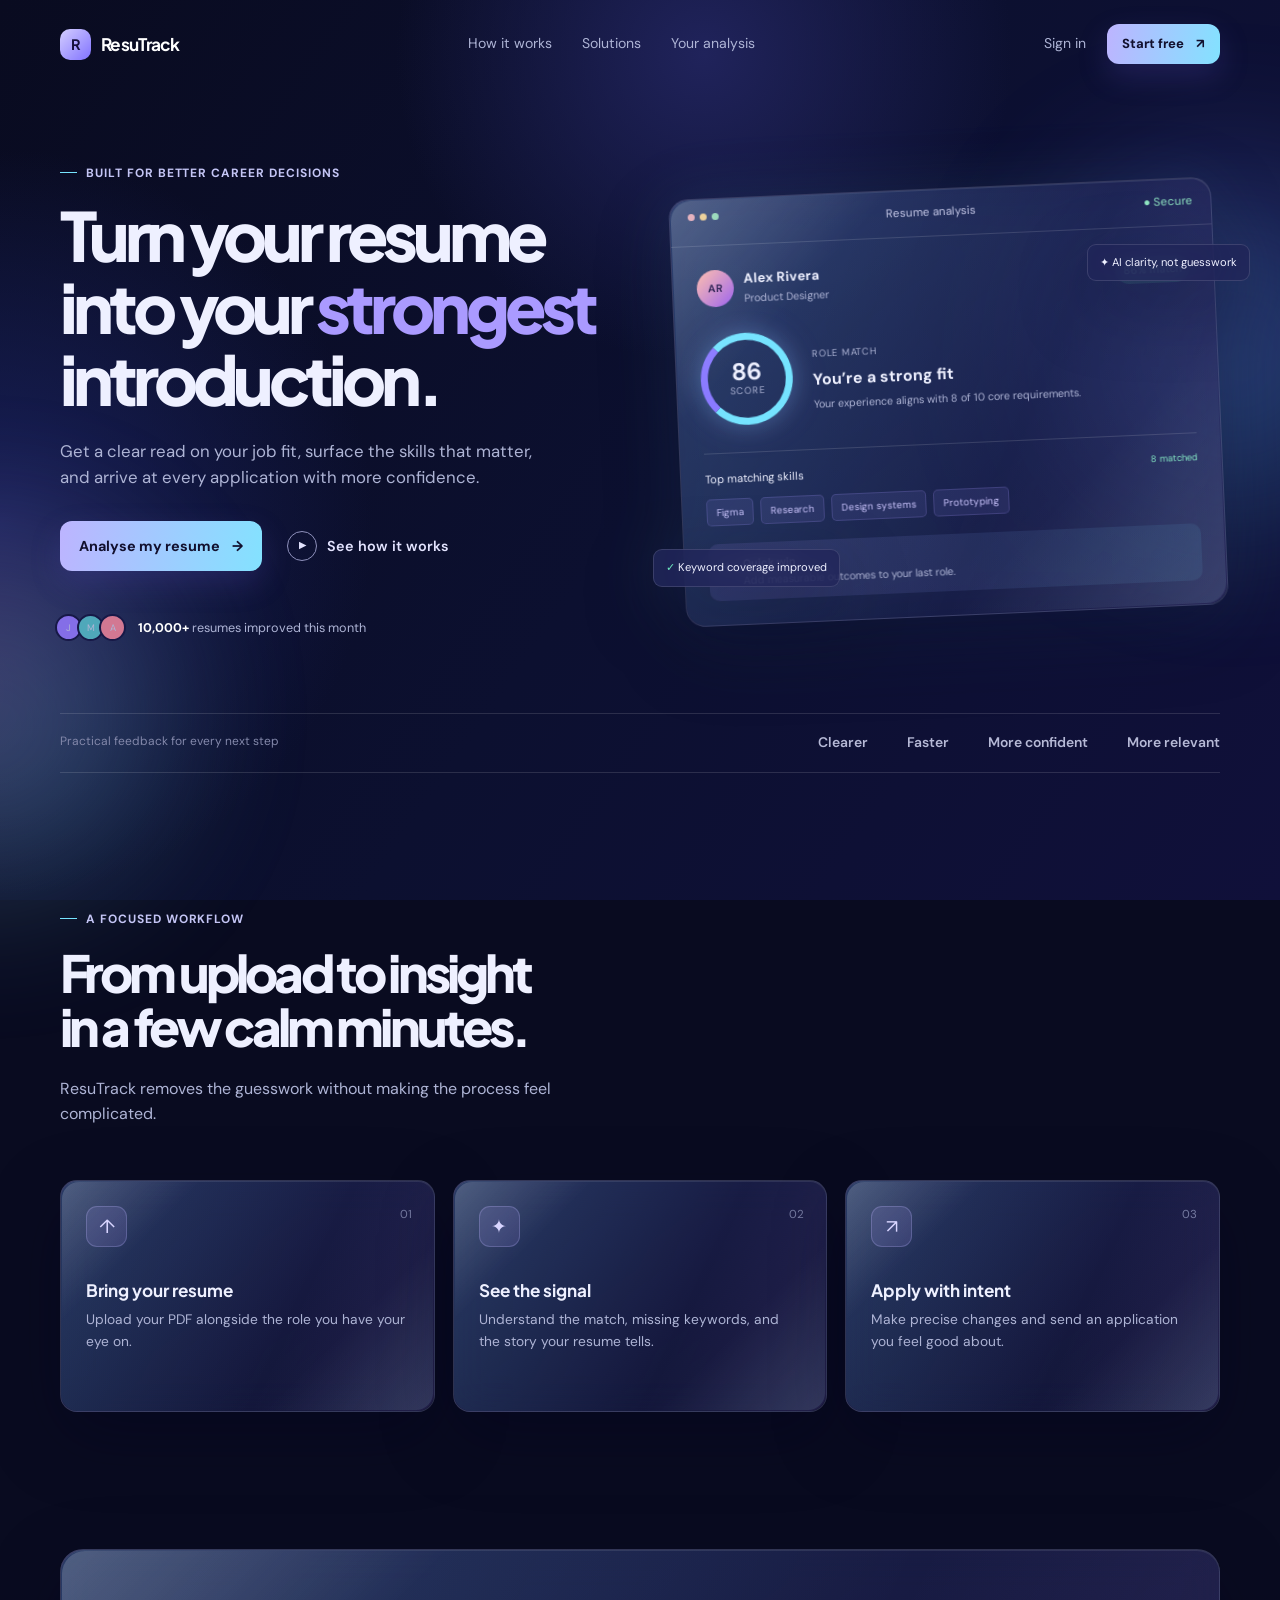
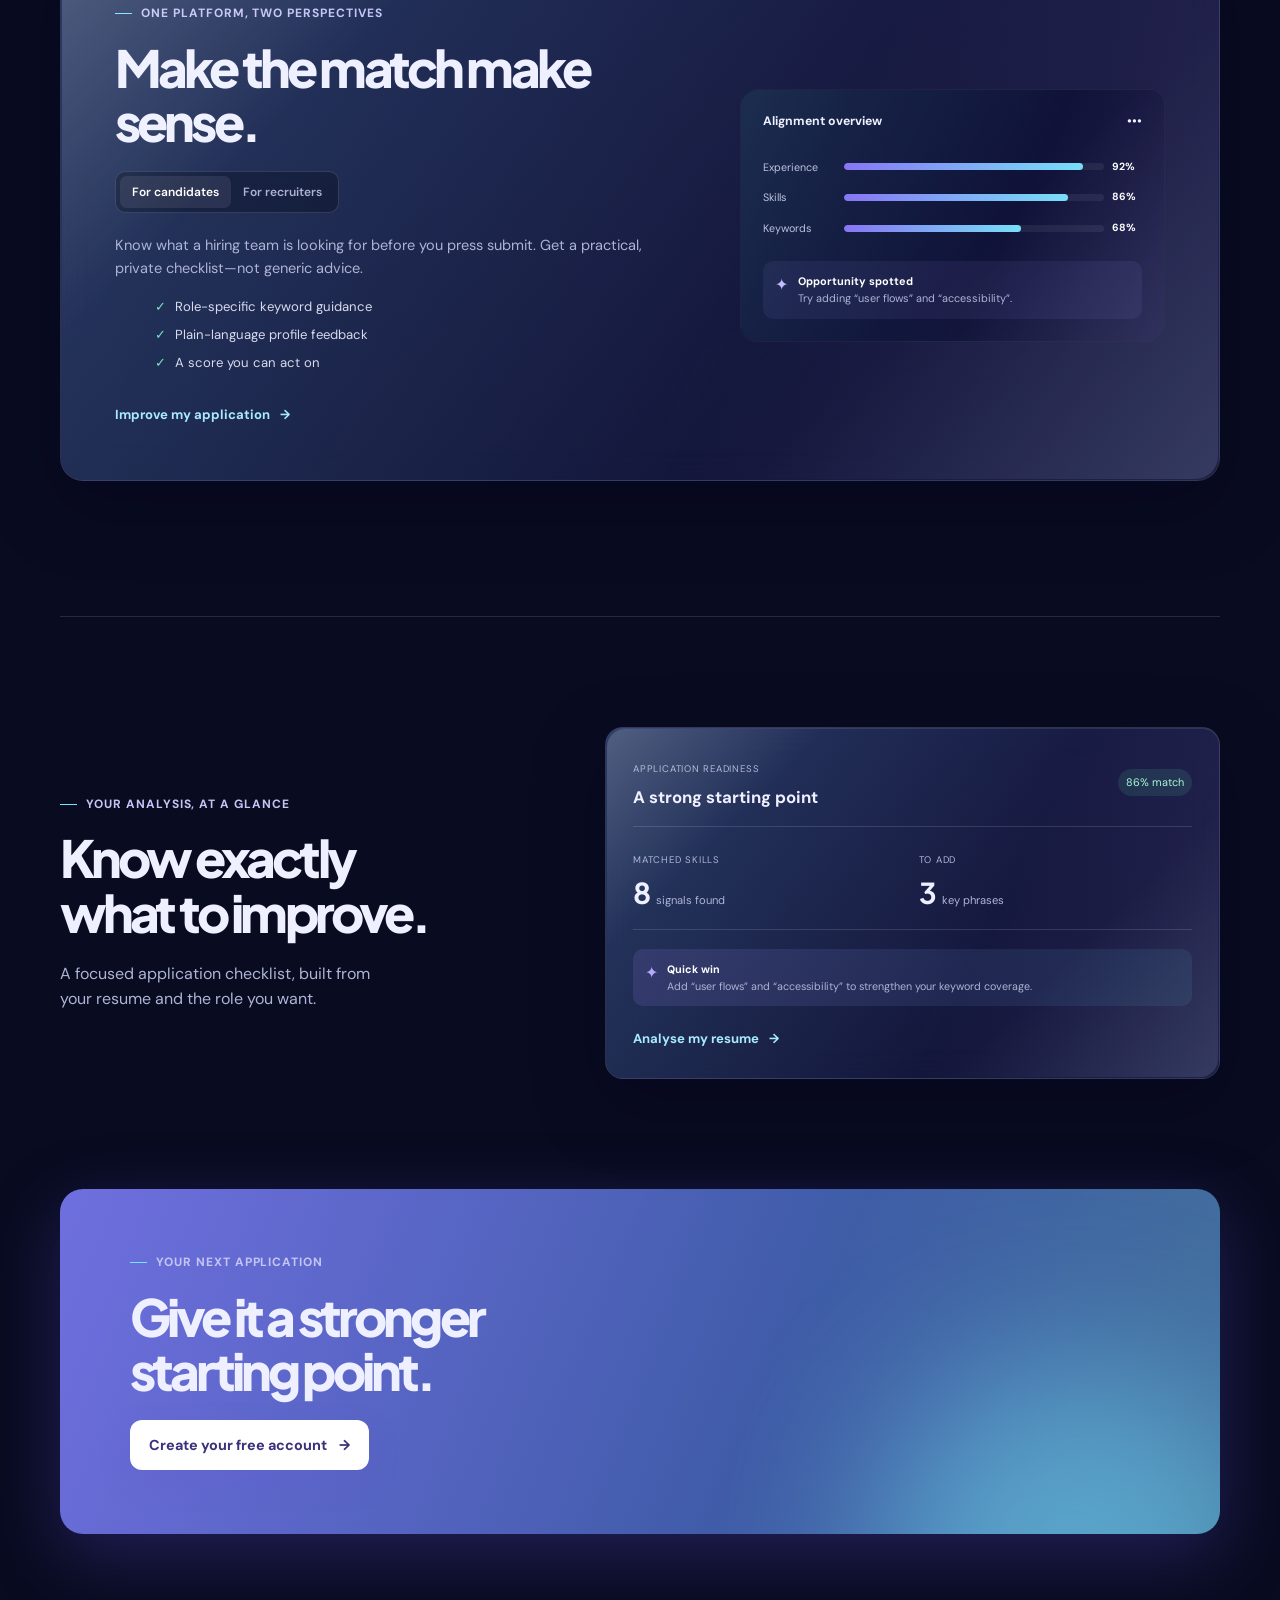
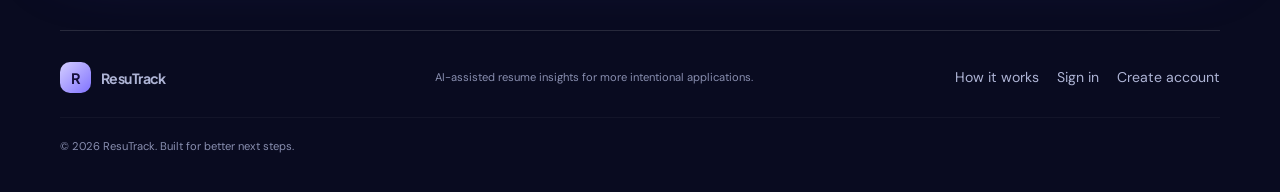
<file: index.html>
<!DOCTYPE html><html lang="en"><head><meta charset="UTF-8"><meta name="viewport" content="width=device-width, initial-scale=1.0"><meta name="description" content="ResuTrack gives candidates and recruiters clear, AI-assisted resume insights."><title>ResuTrack — make every application count</title><link rel="preconnect" href="https://fonts.googleapis.com"><link rel="preconnect" href="https://fonts.gstatic.com" crossorigin><link href="https://fonts.googleapis.com/css2?family=DM+Sans:wght@400;500;600;700&family=Plus+Jakarta+Sans:wght@600;700;800&display=swap" rel="stylesheet"><link rel="stylesheet" href="styles.css"></head><body><div class="page-glow glow-one"></div><div class="page-glow glow-two"></div><header class="site-header container"><a class="brand" href="index.html"><span class="brand-mark">R</span>ResuTrack</a><nav class="desktop-nav"><a href="#how-it-works">How it works</a><a href="#solutions">Solutions</a><a href="#your-analysis">Your analysis</a></nav><div class="header-actions"><a class="text-link" href="login.html">Sign in</a><a class="button button-small" href="registration.html">Start free <span>↗</span></a></div></header><main><section class="hero container"><div class="hero-copy reveal"><p class="eyebrow"><span></span> Built for better career decisions</p><h1>Turn your resume into your <em>strongest</em> introduction.</h1><p class="hero-text">Get a clear read on your job fit, surface the skills that matter, and arrive at every application with more confidence.</p><div class="hero-actions"><a class="button" href="login.html">Analyse my resume <span>→</span></a><a class="play-link" href="#how-it-works"><span class="play-icon">▶</span> See how it works</a></div><div class="trust-row"><span class="avatar-stack"><i>J</i><i>M</i><i>A</i></span><span><strong>10,000+</strong> resumes improved this month</span></div></div><div class="hero-visual reveal reveal-delay"><div class="analysis-window glass-card"><div class="window-top"><span class="window-dots"><i></i><i></i><i></i></span><span>Resume analysis</span><span class="secure-dot">● Secure</span></div><div class="window-content"><div class="candidate-row"><div class="profile-avatar">AR</div><div><strong>Alex Rivera</strong><small>Product Designer</small></div><span class="score-pill">86% match</span></div><div class="score-area"><div class="score-ring"><b>86</b><small>score</small></div><div><span class="section-label">ROLE MATCH</span><h3>You’re a strong fit</h3><p>Your experience aligns with 8 of 10 core requirements.</p></div></div><div class="skill-block"><div class="skill-heading"><span>Top matching skills</span><small>8 matched</small></div><div class="skill-tags"><span>Figma</span><span>Research</span><span>Design systems</span><span>Prototyping</span></div></div><div class="tip-card"><span>✦</span><p><b>Quick win</b><br>Add measurable outcomes to your last role.</p></div></div></div><div class="floating-chip chip-top">✦ AI clarity, not guesswork</div><div class="floating-chip chip-bottom"><span class="mini-check">✓</span> Keyword coverage improved</div></div></section><section class="logo-strip container"><p>Practical feedback for every next step</p><div><span>Clearer</span><span>Faster</span><span>More confident</span><span>More relevant</span></div></section><section id="how-it-works" class="workflow container"><div class="section-intro reveal"><p class="eyebrow"><span></span> A focused workflow</p><h2>From upload to insight<br>in a few calm minutes.</h2><p>ResuTrack removes the guesswork without making the process feel complicated.</p></div><div class="steps-grid"><article class="step-card glass-card reveal"><span class="step-number">01</span><div class="step-icon">↑</div><h3>Bring your resume</h3><p>Upload your PDF alongside the role you have your eye on.</p></article><article class="step-card glass-card reveal reveal-delay"><span class="step-number">02</span><div class="step-icon">✦</div><h3>See the signal</h3><p>Understand the match, missing keywords, and the story your resume tells.</p></article><article class="step-card glass-card reveal reveal-delay-2"><span class="step-number">03</span><div class="step-icon">↗</div><h3>Apply with intent</h3><p>Make precise changes and send an application you feel good about.</p></article></div></section><section id="solutions" class="solution container"><div class="solution-panel glass-card"><div class="solution-copy"><p class="eyebrow"><span></span> One platform, two perspectives</p><h2>Make the match make sense.</h2><div class="audience-switch"><button class="tab-button active" data-tab="candidate">For candidates</button><button class="tab-button" data-tab="recruiter">For recruiters</button></div><div class="tab-content active" id="candidate"><p>Know what a hiring team is looking for before you press submit. Get a practical, private checklist—not generic advice.</p><ul><li>Role-specific keyword guidance</li><li>Plain-language profile feedback</li><li>A score you can act on</li></ul><a class="arrow-link" href="login.html">Improve my application <span>→</span></a></div><div class="tab-content" id="recruiter"><p>Bring consistency to early screening and focus your attention on the candidates with the strongest role alignment.</p><ul><li>Structured candidate comparisons</li><li>Skills-led matching signals</li><li>Clear, shareable summaries</li></ul><a class="arrow-link" href="login.html">Explore recruiter tools <span>→</span></a></div></div><div class="insight-panel"><div class="insight-header"><span>Alignment overview</span><span>•••</span></div><div class="bar-group"><span>Experience</span><div><i style="width:92%"></i></div><b>92%</b></div><div class="bar-group"><span>Skills</span><div><i style="width:86%"></i></div><b>86%</b></div><div class="bar-group"><span>Keywords</span><div><i style="width:68%"></i></div><b>68%</b></div><div class="keyword-note"><span>✦</span><p><b>Opportunity spotted</b><br>Try adding “user flows” and “accessibility”.</p></div></div></div></section><section id="your-analysis" class="testimonial container reveal"><div><p class="eyebrow"><span></span> Your analysis, at a glance</p><h2>Know exactly<br>what to improve.</h2><p style="color:var(--muted);max-width:340px">A focused application checklist, built from your resume and the role you want.</p></div><div class="glass-card" style="border-radius:18px;padding:27px"><div style="display:flex;justify-content:space-between;align-items:center;border-bottom:1px solid var(--line);padding-bottom:16px"><div><span class="section-label">APPLICATION READINESS</span><h3 style="font-size:1.05rem;margin-top:4px">A strong starting point</h3></div><span class="score-pill">86% match</span></div><div style="display:grid;grid-template-columns:1fr 1fr;gap:12px;padding:19px 0;border-bottom:1px solid var(--line)"><div><span class="section-label">MATCHED SKILLS</span><strong style="display:block;font:700 1.8rem 'Plus Jakarta Sans';margin-top:3px">8 <small style="font:400 .7rem 'DM Sans';color:var(--muted)">signals found</small></strong></div><div><span class="section-label">TO ADD</span><strong style="display:block;font:700 1.8rem 'Plus Jakarta Sans';margin-top:3px">3 <small style="font:400 .7rem 'DM Sans';color:var(--muted)">key phrases</small></strong></div></div><div class="tip-card" style="margin-top:19px"><span>✦</span><p><b>Quick win</b><br>Add “user flows” and “accessibility” to strengthen your keyword coverage.</p></div><a class="arrow-link" href="login.html">Analyse my resume <span>→</span></a></div></section><section class="cta container"><div class="cta-card"><p class="eyebrow"><span></span> Your next application</p><h2>Give it a stronger<br>starting point.</h2><a class="button button-light" href="registration.html">Create your free account <span>→</span></a></div></section></main><footer class="site-footer container"><a class="brand" href="index.html"><span class="brand-mark">R</span>ResuTrack</a><p>AI-assisted resume insights for more intentional applications.</p><div><a href="#how-it-works">How it works</a><a href="login.html">Sign in</a><a href="registration.html">Create account</a></div><small>© 2026 ResuTrack. Built for better next steps.</small></footer><script src="script.js"></script></body></html>
</file>
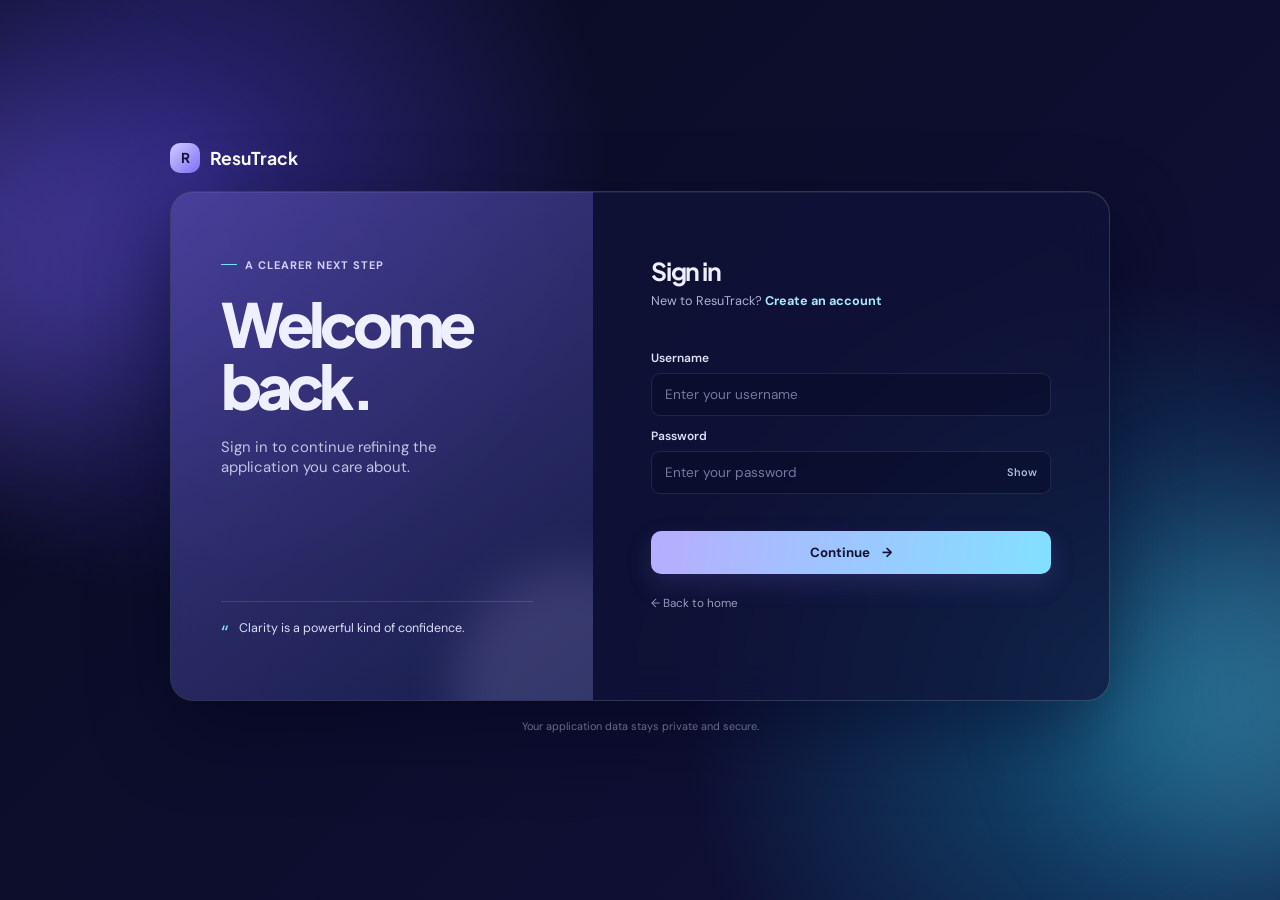
<file: login.html>
<!DOCTYPE html><html lang="en"><head><meta charset="UTF-8"><meta name="viewport" content="width=device-width, initial-scale=1.0"><title>Sign in — ResuTrack</title><link rel="preconnect" href="https://fonts.googleapis.com"><link rel="preconnect" href="https://fonts.gstatic.com" crossorigin><link href="https://fonts.googleapis.com/css2?family=DM+Sans:wght@400;500;600;700&family=Plus+Jakarta+Sans:wght@600;700;800&display=swap" rel="stylesheet"><link rel="stylesheet" href="login-styles.css"></head><body><div class="auth-orb orb-left"></div><div class="auth-orb orb-right"></div><main class="auth-shell"><a class="auth-brand" href="index.html"><span>R</span>ResuTrack</a><section class="auth-card"><div class="auth-intro"><p class="eyebrow"><i></i> A clearer next step</p><h1>Welcome<br>back.</h1><p>Sign in to continue refining the application you care about.</p><div class="quote"><span>“</span><p>Clarity is a powerful kind of confidence.</p></div></div><div class="form-panel"><div class="form-heading"><h2>Sign in</h2><p>New to ResuTrack? <a href="registration.html">Create an account</a></p></div><form id="login-form" class="login-form"><label for="username">Username</label><input type="text" id="username" autocomplete="username" placeholder="Enter your username" required><label for="password">Password</label><div class="password-field"><input type="password" id="password" autocomplete="current-password" placeholder="Enter your password" required><button class="password-toggle" type="button" aria-label="Show password">Show</button></div><p id="error-message" class="error-message" role="alert"></p><button type="submit" class="submit-button">Continue <span>→</span></button></form><a class="back-link" href="index.html">← Back to home</a></div></section><p class="auth-footnote">Your application data stays private and secure.</p></main><script src="deploy-config.js"></script><script src="login-script.js"></script></body></html>
</file>
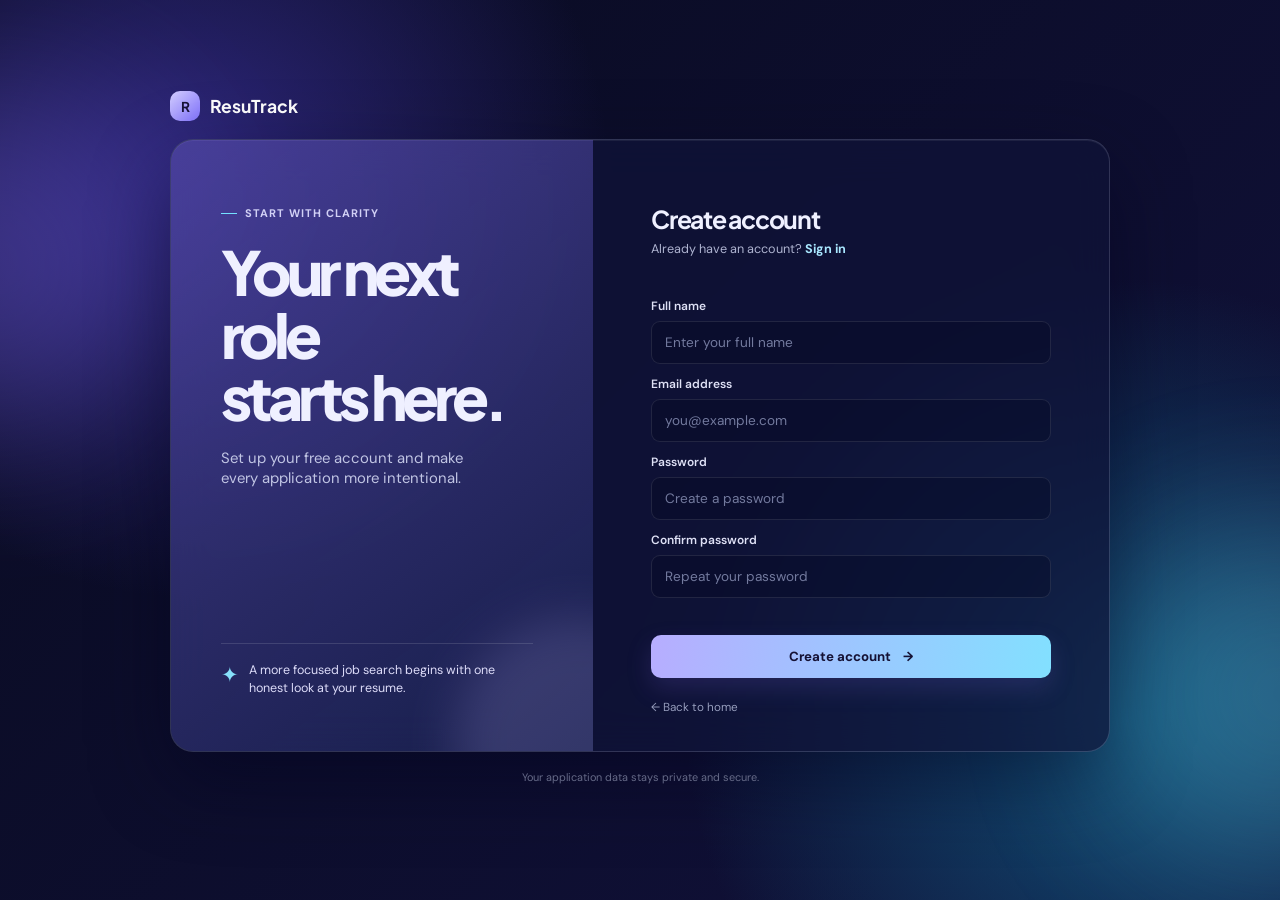
<file: registration.html>
<!DOCTYPE html>
<html lang="en"><head><meta charset="UTF-8"><meta name="viewport" content="width=device-width, initial-scale=1.0"><title>Create account — ResuTrack</title><link rel="preconnect" href="https://fonts.googleapis.com"><link rel="preconnect" href="https://fonts.gstatic.com" crossorigin><link href="https://fonts.googleapis.com/css2?family=DM+Sans:wght@400;500;600;700&family=Plus+Jakarta+Sans:wght@600;700;800&display=swap" rel="stylesheet"><link rel="stylesheet" href="login-styles.css"></head>
<body><div class="auth-orb orb-left"></div><div class="auth-orb orb-right"></div><main class="auth-shell"><a class="auth-brand" href="index.html"><span>R</span>ResuTrack</a><section class="auth-card register-card"><div class="auth-intro"><p class="eyebrow"><i></i> Start with clarity</p><h1>Your next role<br>starts here.</h1><p>Set up your free account and make every application more intentional.</p><div class="quote"><span>✦</span><p>A more focused job search begins with one honest look at your resume.</p></div></div><div class="form-panel"><div class="form-heading"><h2>Create account</h2><p>Already have an account? <a href="login.html">Sign in</a></p></div><form id="registrationForm" class="login-form"><label for="name">Full name</label><input type="text" id="name" name="name" autocomplete="name" placeholder="Enter your full name" required><label for="email">Email address</label><input type="email" id="email" name="email" autocomplete="email" placeholder="you@example.com" required><label for="password">Password</label><input type="password" id="password" name="password" autocomplete="new-password" placeholder="Create a password" required><label for="confirm-password">Confirm password</label><input type="password" id="confirm-password" name="confirm-password" autocomplete="new-password" placeholder="Repeat your password" required><p class="error-message" id="passwordError" role="alert"></p><button type="submit" class="submit-button">Create account <span>→</span></button></form><a class="back-link" href="index.html">← Back to home</a></div></section><p class="auth-footnote">Your application data stays private and secure.</p></main><div class="popup" id="popup" role="dialog" aria-modal="true" aria-labelledby="popup-title"><div class="popup-content"><span class="success-mark">✓</span><h2 id="popup-title">You’re all set.</h2><p>Your account has been created. Sign in to analyse your first resume.</p><a href="login.html" class="submit-button">Go to sign in <span>→</span></a></div></div><script>const form=document.getElementById('registrationForm');const password=document.getElementById('password');const confirmPassword=document.getElementById('confirm-password');const passwordError=document.getElementById('passwordError');const popup=document.getElementById('popup');form.addEventListener('submit',(event)=>{event.preventDefault();if(password.value!==confirmPassword.value){passwordError.textContent='Those passwords do not match. Please try again.';confirmPassword.focus();return;}passwordError.textContent='';popup.classList.add('visible');});</script></body></html>
</file>
<file: styles.css>
:root{--ink:#eef0ff;--muted:#aeb4d5;--line:rgba(255,255,255,.13);--cyan:#77e4ff;--dark:#090b20;--shadow:0 24px 70px rgba(0,0,28,.35)}*{box-sizing:border-box;margin:0}html{scroll-behavior:smooth}body{background:var(--dark);color:var(--ink);font-family:'DM Sans',sans-serif;line-height:1.55;overflow-x:hidden}body:before{content:'';position:fixed;inset:0;z-index:-2;background:radial-gradient(circle at 55% 6%,#20235b,transparent 28%),radial-gradient(circle at 0 58%,#182059,transparent 27%),linear-gradient(125deg,#090b20,#0c1030 52%,#10103a)}.container{width:min(1160px,calc(100% - 48px));margin:auto}.page-glow{position:fixed;width:330px;height:330px;z-index:-1;border-radius:50%;filter:blur(85px);opacity:.24;animation:drift 13s ease-in-out infinite alternate}.glow-one{background:#5d46ff;right:-110px;top:20%}.glow-two{background:#20c9ed;left:-180px;bottom:2%;animation-delay:-6s}.site-header{height:88px;display:flex;align-items:center;justify-content:space-between}.brand{display:flex;align-items:center;gap:10px;color:#fff;text-decoration:none;font:700 1.08rem 'Plus Jakarta Sans';letter-spacing:-.04em}.brand-mark{display:grid;place-items:center;width:31px;aspect-ratio:1;border-radius:10px;background:linear-gradient(135deg,#d4ceff,#8173ff);color:#16103b;font-size:.9rem}.desktop-nav{display:flex;gap:30px}.desktop-nav a,.text-link,.site-footer a{color:var(--muted);text-decoration:none;font-size:.88rem}.header-actions{display:flex;align-items:center;gap:21px}.button{display:inline-flex;align-items:center;gap:12px;padding:14px 19px;border-radius:12px;background:linear-gradient(100deg,#bdb4ff,#83e2ff);color:#12102e;text-decoration:none;font-weight:700;font-size:.9rem;box-shadow:0 12px 30px #6657ce38;transition:.25s}.button:hover{transform:translateY(-3px);box-shadow:0 18px 34px #7968e25c}.button-small{padding:10px 15px;font-size:.82rem}.hero{min-height:625px;display:grid;grid-template-columns:1.02fr .98fr;align-items:center;gap:52px;padding:74px 0 70px}.eyebrow{display:flex;align-items:center;gap:9px;color:#c4c5f5;font-size:.75rem;font-weight:700;letter-spacing:.08em;text-transform:uppercase}.eyebrow span{width:17px;height:1px;background:var(--cyan)}.hero h1,.section-intro h2,.solution h2,.testimonial h2,.cta h2{font:800 clamp(2.7rem,5.3vw,4.8rem)/1.06 'Plus Jakarta Sans';letter-spacing:-.075em;margin:17px 0 23px}.hero h1 em{color:#aa9aff;font-style:normal}.hero-text{max-width:500px;color:var(--muted);font-size:1.05rem}.hero-actions{display:flex;align-items:center;gap:25px;margin-top:31px}.play-link{display:flex;align-items:center;gap:10px;color:#e4e4ff;text-decoration:none;font-size:.9rem;font-weight:600}.play-icon{display:grid;place-items:center;width:30px;height:30px;border:1px solid #8f91bc;border-radius:50%;font-size:.55rem}.trust-row{display:flex;align-items:center;gap:12px;margin-top:43px;color:var(--muted);font-size:.79rem}.trust-row strong{color:#fff}.avatar-stack{display:flex}.avatar-stack i{display:grid;place-items:center;width:27px;aspect-ratio:1;margin-left:-5px;border:2px solid #171947;border-radius:50%;background:#846ee7;font-size:.59rem;font-style:normal}.avatar-stack i:nth-child(2){background:#4fa8ba}.avatar-stack i:nth-child(3){background:#d27892}.hero-visual{position:relative}.glass-card{background:linear-gradient(145deg,rgba(40,46,102,.7),rgba(20,24,64,.6));border:1px solid var(--line);box-shadow:var(--shadow),inset 0 1px #ffffff17;backdrop-filter:blur(18px)}.analysis-window{overflow:hidden;border-radius:20px;transform:rotate(-2.5deg);animation:float 6s ease-in-out infinite}.window-top{display:flex;justify-content:space-between;padding:14px 18px;border-bottom:1px solid var(--line);color:#c5c8e7;font-size:.72rem}.window-dots{display:flex;gap:5px}.window-dots i{width:7px;height:7px;border-radius:50%;background:#e0a5b4}.window-dots i:nth-child(2){background:#eacb8c}.window-dots i:nth-child(3){background:#8dd5b3}.secure-dot{color:#91e7c3}.window-content{padding:24px}.candidate-row,.score-area{display:flex;align-items:center}.candidate-row{gap:10px}.profile-avatar,.quote-avatar{display:grid;place-items:center;width:37px;aspect-ratio:1;border-radius:50%;background:linear-gradient(135deg,#ffb8a6,#965cee);color:#28194f;font-size:.67rem;font-weight:700}.candidate-row strong,.candidate-row small{display:block}.candidate-row strong{font-size:.84rem}.candidate-row small,.score-area p,.tip-card p{color:var(--muted);font-size:.67rem}.score-pill{margin-left:auto;padding:5px 8px;border-radius:20px;background:#5fdbac1e;color:#a9f9d8;font-size:.68rem}.score-area{gap:20px;padding:27px 0}.score-ring{display:grid;place-content:center;width:92px;aspect-ratio:1;border:7px solid #75e3ff;border-left-color:#8a7aff;border-radius:50%;text-align:center}.score-ring b{font-size:1.5rem;line-height:1}.score-ring small,.section-label{color:var(--muted);font-size:.6rem;text-transform:uppercase;letter-spacing:.08em}.score-area h3{margin:3px 0;font-size:1rem}.skill-block{padding-top:17px;border-top:1px solid var(--line)}.skill-heading{display:flex;justify-content:space-between;font-size:.7rem}.skill-heading small{color:#84eac4}.skill-tags{display:flex;flex-wrap:wrap;gap:7px;margin-top:10px}.skill-tags span{padding:5px 9px;border:1px solid #aa9cff30;border-radius:5px;background:#9a8cff1b;color:#cdc7ff;font-size:.62rem}.tip-card{display:flex;gap:9px;margin-top:18px;padding:12px;border-radius:10px;background:linear-gradient(90deg,#a78bfa23,#63d9ff15)}.tip-card>span{color:#b6aaff}.tip-card b{color:#fff}.floating-chip{position:absolute;padding:9px 12px;border:1px solid #ffffff20;border-radius:9px;background:#21265ad9;box-shadow:var(--shadow);font-size:.7rem;backdrop-filter:blur(10px);animation:float 6s ease-in-out infinite reverse}.chip-top{top:13%;right:-30px}.chip-bottom{bottom:7%;left:-24px}.mini-check{color:#6eeac0}.logo-strip{display:flex;justify-content:space-between;padding:18px 0;border-top:1px solid var(--line);border-bottom:1px solid var(--line);color:#8388aa;font-size:.75rem}.logo-strip div{display:flex;gap:39px;color:#b6b9d6;font-size:.87rem;font-weight:600}.workflow{padding:137px 0}.section-intro{max-width:585px}.section-intro h2,.solution h2,.testimonial h2{font-size:clamp(2.1rem,4vw,3.5rem)}.section-intro>p:last-child,.tab-content>p{color:var(--muted)}.steps-grid{display:grid;grid-template-columns:repeat(3,1fr);gap:18px;margin-top:54px}.step-card{position:relative;min-height:232px;padding:25px;border-radius:17px;transition:.3s}.step-card:hover{transform:translateY(-8px);border-color:#afa8ff99}.step-number{position:absolute;right:22px;color:#777ca2;font-size:.72rem}.step-icon{display:grid;place-items:center;width:41px;aspect-ratio:1;border:1px solid #bcb5ff40;border-radius:11px;background:#a794ff24;color:#d6d2ff;font-size:1.2rem}.step-card h3{margin:32px 0 8px;font:700 1.07rem 'Plus Jakarta Sans'}.step-card p{color:var(--muted);font-size:.86rem}.solution{padding-bottom:135px}.solution-panel{display:grid;grid-template-columns:1fr .77fr;gap:72px;align-items:center;padding:54px;border-radius:23px}.audience-switch{display:inline-flex;padding:4px;border:1px solid var(--line);border-radius:10px;background:#05071754}.tab-button{padding:8px 12px;border:0;border-radius:7px;background:transparent;color:#aeb3d3;font:600 .75rem 'DM Sans';cursor:pointer}.tab-button.active{background:#ffffff15;color:#fff}.tab-content{display:none}.tab-content.active{display:block;animation:fade .35s both}.tab-content>p{margin:22px 0 16px;font-size:.91rem}.tab-content ul{list-style:none;color:#d9dbed;font-size:.82rem}.tab-content li{margin:8px 0}.tab-content li:before{content:'✓';margin-right:9px;color:#74e4c3}.arrow-link{display:inline-flex;gap:10px;margin-top:23px;color:#a9eaff;text-decoration:none;font-size:.82rem;font-weight:700}.insight-panel{padding:22px;border:1px solid #ffffff12;border-radius:16px;background:#090c2f8a}.insight-header{display:flex;justify-content:space-between;margin-bottom:28px;font-size:.77rem;font-weight:700}.bar-group{display:grid;grid-template-columns:73px 1fr 30px;gap:8px;align-items:center;margin:14px 0;color:#bfc3e0;font-size:.67rem}.bar-group>div{height:7px;overflow:hidden;border-radius:20px;background:#ffffff11}.bar-group i{display:block;height:100%;border-radius:inherit;background:linear-gradient(90deg,#8875f4,#77dff7);animation:grow 1.4s ease-out both}.bar-group b{color:#fff;font-size:.65rem}.keyword-note{display:flex;gap:10px;margin-top:25px;padding:12px;border-radius:10px;background:#a294ff15;color:#c4bdfd}.keyword-note p{color:var(--muted);font-size:.68rem}.keyword-note b{color:#fff}.testimonial{display:grid;grid-template-columns:.84fr 1.16fr;gap:100px;align-items:center;padding:110px 0;border-top:1px solid var(--line)}.testimonial blockquote{color:#e9e9fa;font:600 clamp(1.27rem,2.2vw,1.8rem)/1.45 'Plus Jakarta Sans';letter-spacing:-.04em}.testimonial blockquote:before{content:'“';display:block;color:#a494ff;font-size:4rem;line-height:.4}.testimonial footer{display:flex;gap:10px;align-items:center;margin-top:27px;font-size:.74rem}.testimonial footer b,.testimonial footer small{display:block}.testimonial footer small{color:var(--muted)}.cta{padding-bottom:96px}.cta-card{position:relative;overflow:hidden;padding:64px 70px;border-radius:23px;background:linear-gradient(110deg,#6d5eda,#405ca9 60%,#356e91);box-shadow:0 22px 70px #4b41b25e}.cta-card:after{content:'';position:absolute;right:-50px;bottom:-220px;width:390px;aspect-ratio:1;border-radius:50%;background:#71dcf4;filter:blur(80px);opacity:.5}.cta h2{position:relative;z-index:1;font-size:clamp(2.4rem,4vw,3.7rem)}.button-light{position:relative;z-index:1;background:#fff;color:#39317a}.site-footer{display:grid;grid-template-columns:1.2fr 1.6fr 1fr;gap:24px;align-items:center;padding:31px 0 36px;border-top:1px solid var(--line)}.site-footer p,.site-footer small{color:#888eaf;font-size:.7rem}.site-footer>div{display:flex;justify-content:flex-end;gap:18px}.site-footer small{grid-column:1/-1;padding-top:20px;border-top:1px solid #ffffff0b}.reveal{opacity:0;transform:translateY(18px);transition:.7s}.reveal.is-visible{opacity:1;transform:none}.reveal-delay{transition-delay:.14s}.reveal-delay-2{transition-delay:.28s}@keyframes float{50%{transform:translateY(-11px) rotate(-1.4deg)}}@keyframes drift{to{transform:translate(50px,25px)}}@keyframes grow{from{width:0}}@keyframes fade{from{opacity:0;transform:translateY(5px)}to{opacity:1;transform:none}}@media(max-width:800px){.desktop-nav{display:none}.hero{grid-template-columns:1fr;gap:58px;padding-top:55px}.hero-visual{width:min(500px,90%);margin:auto}.steps-grid{grid-template-columns:1fr}.workflow{padding:90px 0}.solution-panel{grid-template-columns:1fr;padding:34px;gap:36px}.testimonial{grid-template-columns:1fr;gap:20px;padding:80px 0}.site-footer{grid-template-columns:1fr}.site-footer>div{justify-content:flex-start}.logo-strip{display:block}.logo-strip div{flex-wrap:wrap;gap:18px;margin-top:8px}.cta-card{padding:42px 34px}}@media(max-width:520px){.container{width:calc(100% - 32px)}.header-actions .text-link{display:none}.hero h1{font-size:2.65rem}.hero-actions{flex-wrap:wrap}.window-content{padding:17px}.floating-chip{display:none}.solution-panel{padding:25px}.site-footer>div{flex-wrap:wrap}}@media(prefers-reduced-motion:reduce){*,*:before,*:after{animation-duration:.01ms!important;animation-iteration-count:1!important;transition-duration:.01ms!important;scroll-behavior:auto!important}.reveal{opacity:1;transform:none}}
</file>
<file: login-styles.css>
:root{--ink:#eff0ff;--muted:#afb4d1;--line:rgba(255,255,255,.13)}*{box-sizing:border-box;margin:0}body{min-height:100vh;background:#090b20;color:var(--ink);font-family:'DM Sans',sans-serif;display:grid;place-items:center;overflow:hidden}body:before{content:'';position:fixed;inset:0;z-index:-2;background:radial-gradient(circle at 15% 20%,#2e277d,transparent 32%),radial-gradient(circle at 88% 80%,#124e75,transparent 33%),linear-gradient(135deg,#090b20,#11113b)}.auth-orb{position:fixed;width:340px;aspect-ratio:1;border-radius:50%;filter:blur(80px);opacity:.3;z-index:-1;animation:drift 10s ease-in-out infinite alternate}.orb-left{background:#846dff;left:-170px;top:10%}.orb-right{background:#61d7ef;right:-170px;bottom:4%;animation-delay:-5s}.auth-shell{width:min(940px,calc(100% - 40px));position:relative;padding:48px 0 25px}.auth-brand{position:absolute;top:0;left:0;display:flex;align-items:center;gap:10px;color:#fff;text-decoration:none;font:700 1.1rem 'Plus Jakarta Sans'}.auth-brand span{display:grid;place-items:center;width:30px;aspect-ratio:1;border-radius:10px;background:linear-gradient(135deg,#d4ceff,#8173ff);color:#171237;font-size:.85rem}.auth-card{display:grid;grid-template-columns:.9fr 1.1fr;min-height:510px;overflow:hidden;border:1px solid var(--line);border-radius:23px;background:#171b46a1;box-shadow:0 28px 80px #00001c73,inset 0 1px #ffffff17;backdrop-filter:blur(20px);animation:rise .7s both}.auth-intro{position:relative;overflow:hidden;padding:66px 50px;background:linear-gradient(145deg,#7662e176,#2d4b9126)}.auth-intro:after{content:'';position:absolute;right:-110px;bottom:-115px;width:250px;aspect-ratio:1;border-radius:50%;background:#c1b7ff;filter:blur(25px);opacity:.17}.eyebrow{display:flex;align-items:center;gap:8px;color:#d1d0f5;font-size:.69rem;font-weight:700;letter-spacing:.09em;text-transform:uppercase}.eyebrow i{width:16px;height:1px;background:#74e1ff}.auth-intro h1{margin:20px 0;font:800 clamp(2.55rem,5vw,3.8rem)/1.03 'Plus Jakarta Sans';letter-spacing:-.08em}.auth-intro>p:not(.eyebrow){max-width:280px;color:#c1c5e4;font-size:.93rem}.quote{position:absolute;bottom:54px;z-index:1;display:flex;gap:10px;align-items:flex-start;width:74%;padding-top:17px;border-top:1px solid #ffffff20;color:#dddcf9}.quote span{color:#87e1fb;font-size:1.3rem}.quote p{font-size:.78rem;line-height:1.45}.form-panel{padding:63px 58px 35px;background:#07092245}.form-heading h2{font:700 1.55rem 'Plus Jakarta Sans';letter-spacing:-.05em}.form-heading p{margin-top:5px;color:var(--muted);font-size:.79rem}.form-heading a{color:#a9e7ff;text-decoration:none;font-weight:700}.login-form{display:flex;flex-direction:column;margin-top:29px}.login-form label{margin:12px 0 7px;color:#dfe1f6;font-size:.75rem;font-weight:600}.login-form input{width:100%;padding:12px 13px;border:1px solid #ffffff18;border-radius:9px;outline:none;background:#0609255e;color:#fff;font:400 .85rem 'DM Sans';transition:.2s}.login-form input:focus{border-color:#8f83fb;box-shadow:0 0 0 3px #8778f325}.login-form input::placeholder{color:#737a9e}.password-field{position:relative}.password-field input{padding-right:54px}.password-toggle{position:absolute;right:8px;top:50%;border:0;background:transparent;color:#aeb8db;font:600 .68rem 'DM Sans';cursor:pointer;transform:translateY(-50%)}.error-message{min-height:18px;margin-top:10px;color:#ffafb8;font-size:.73rem}.submit-button{display:block;margin-top:9px;padding:13px 16px;border:0;border-radius:10px;background:linear-gradient(100deg,#b7adff,#82e0ff);color:#151134;box-shadow:0 10px 25px #675bc438;text-decoration:none;text-align:center;font:700 .83rem 'DM Sans';cursor:pointer;transition:.2s}.submit-button:hover{box-shadow:0 15px 30px #675bc467;transform:translateY(-2px)}.submit-button span{margin-left:9px}.back-link{display:inline-block;margin-top:21px;color:#969dbc;font-size:.73rem;text-decoration:none}.auth-footnote{margin-top:18px;color:#858ba9;text-align:center;font-size:.68rem}.popup{position:fixed;inset:0;display:none;place-items:center;padding:20px;background:#050615a8;backdrop-filter:blur(5px)}.popup.visible{display:grid}.popup-content{max-width:360px;padding:39px;border:1px solid #ffffff25;border-radius:20px;background:linear-gradient(145deg,#2b2d6a,#151943);box-shadow:0 30px 70px #0008;text-align:center;animation:rise .35s both}.success-mark{display:grid;place-items:center;width:47px;aspect-ratio:1;margin:0 auto 16px;border-radius:50%;background:#7ce4c630;color:#9ef7d7;font-size:1.45rem}.popup-content h2{font:700 1.5rem 'Plus Jakarta Sans';letter-spacing:-.05em}.popup-content p{margin:10px 0 16px;color:#c3c6df;font-size:.84rem}.popup-content .submit-button{display:block}@keyframes rise{from{opacity:0;transform:translateY(18px)}to{opacity:1;transform:none}}@keyframes drift{to{transform:translate(35px,22px)}}@media(max-width:650px){body{overflow:auto}.auth-shell{padding-top:58px}.auth-card{grid-template-columns:1fr}.auth-intro{min-height:250px;padding:40px 31px}.quote{display:none}.form-panel{padding:36px 31px}.auth-intro h1{font-size:2.6rem}}@media(prefers-reduced-motion:reduce){*,*:before,*:after{animation-duration:.01ms!important;animation-iteration-count:1!important;transition-duration:.01ms!important}}
</file>
